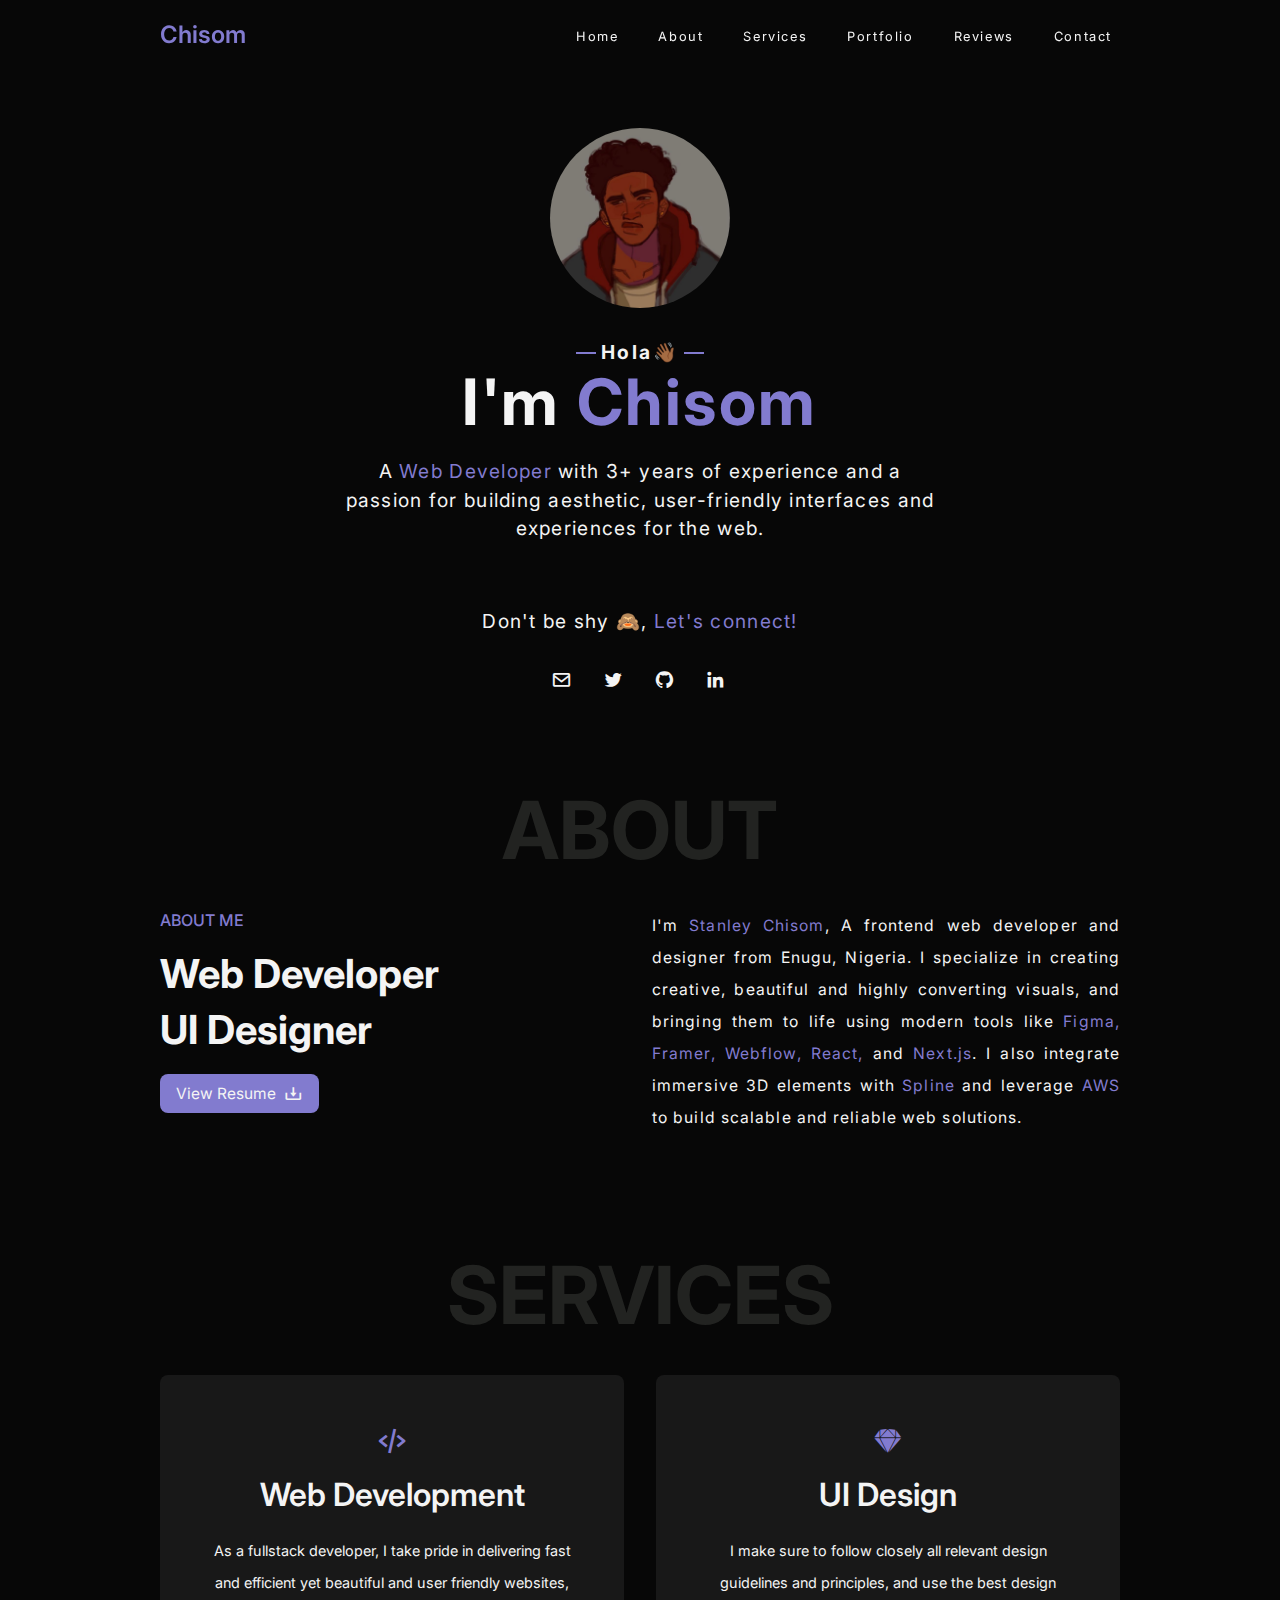
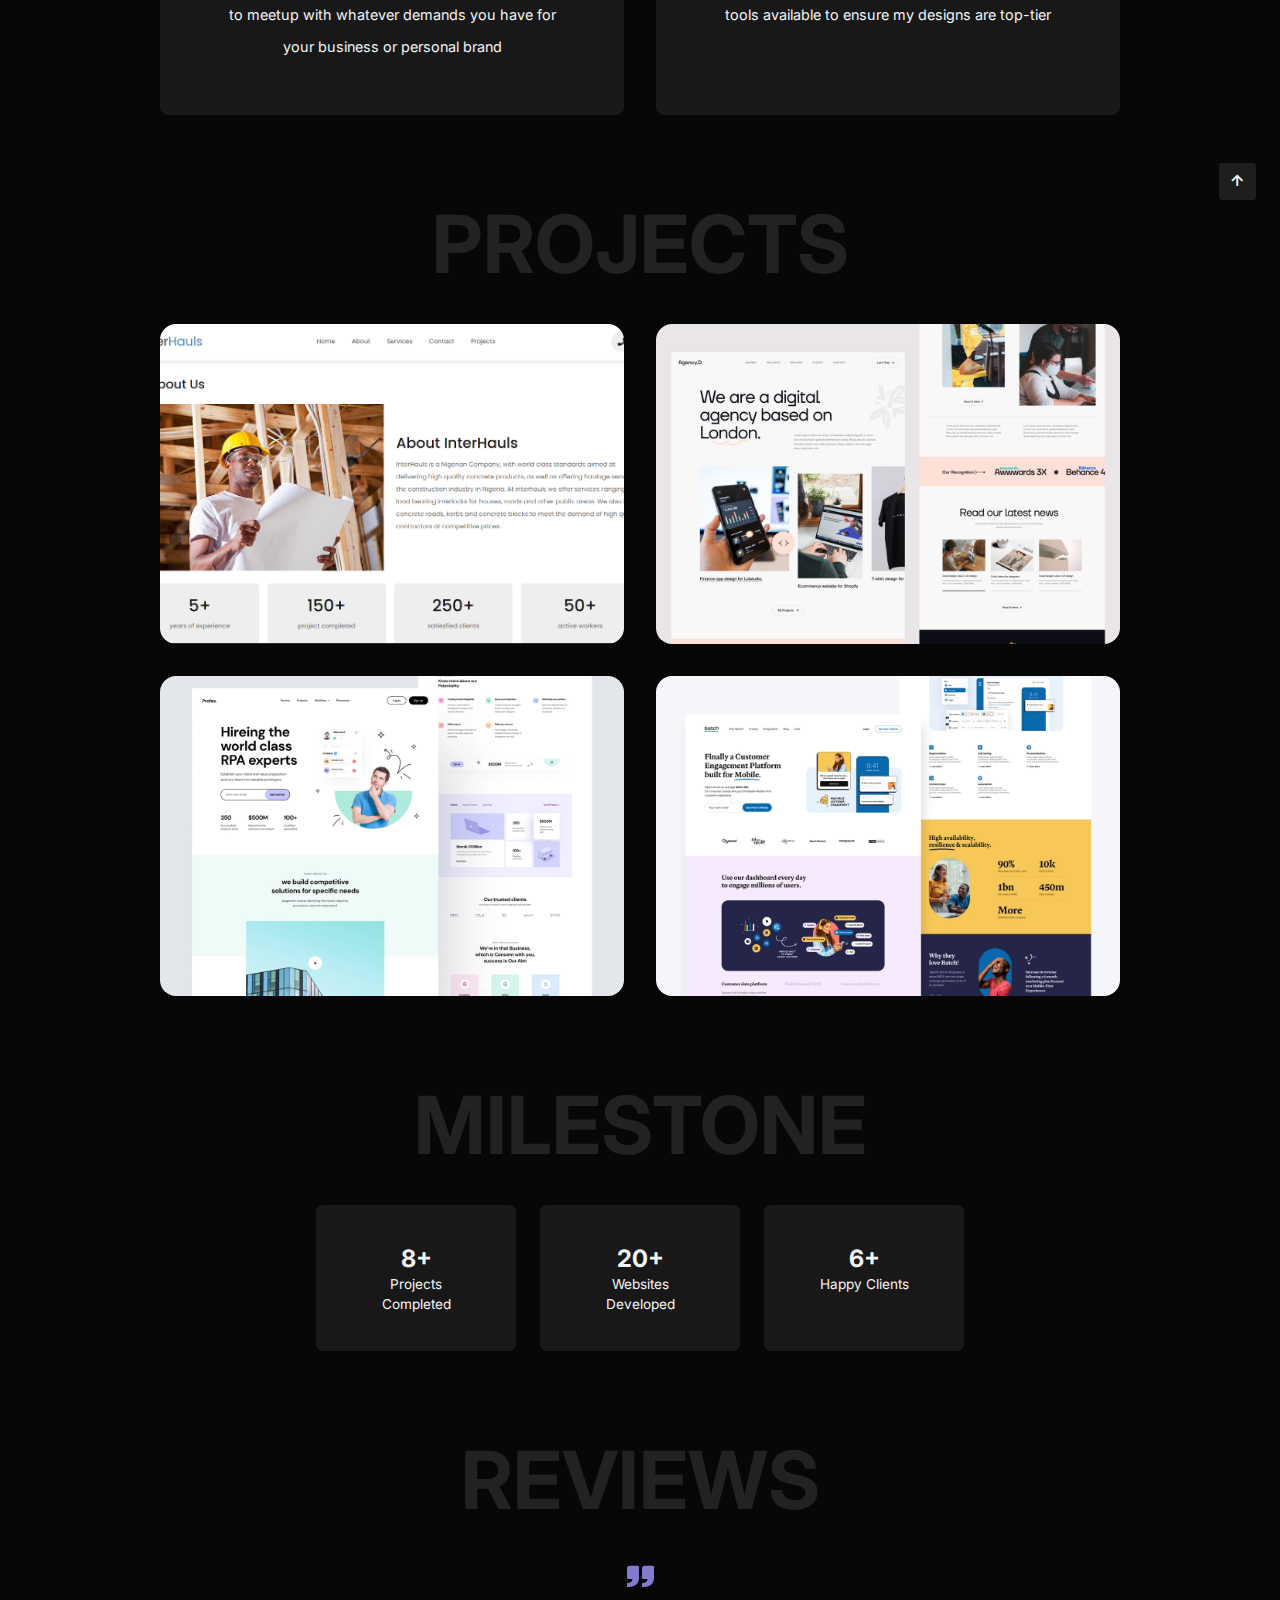
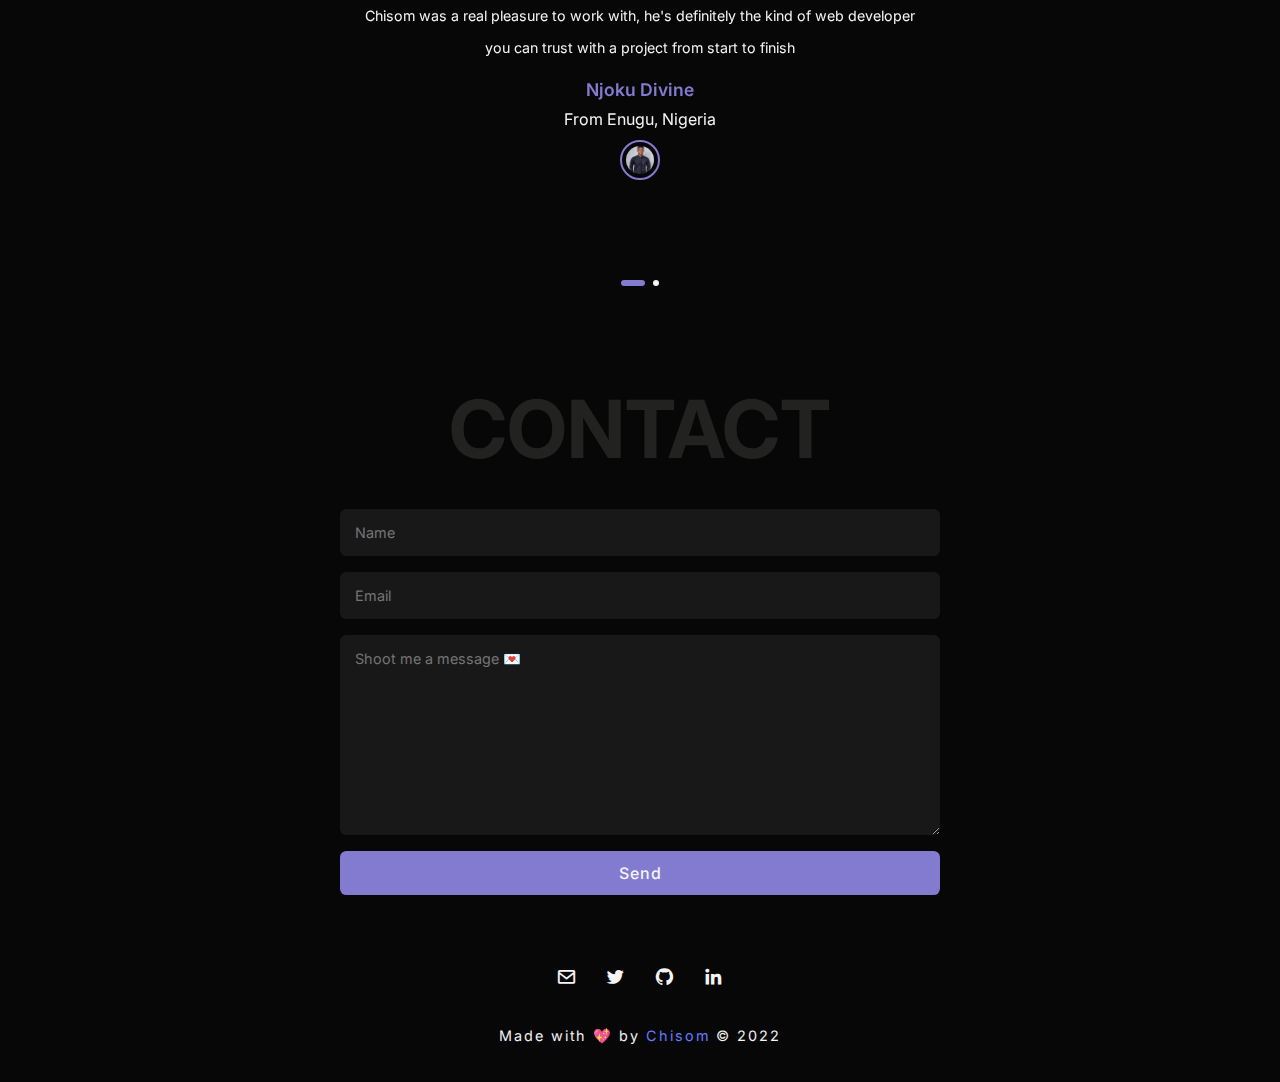
<file: index.html>
<!DOCTYPE html>
<html lang="en">
  <head>
    <meta charset="UTF-8" />
    <meta http-equiv="X-UA-Compatible" content="IE=edge" />
    <meta name="viewport" content="width=device-width, initial-scale=1.0" />
    <title>Chisom</title>
    <link
      rel="stylesheet"
      href="https://cdn.jsdelivr.net/npm/swiper@8/swiper-bundle.min.css"
    />
    <link
      href="https://unpkg.com/boxicons@2.1.2/css/boxicons.min.css"
      rel="stylesheet"
    />
    <link rel="stylesheet" href="css/styles.css" />
  </head>

  <body>
    <a href="#home" class="scroll-top"><i class="bx bx-up-arrow-alt"></i> </a>
    <header>
      <div class="nav container">
        <a href="#" class="logo">Chisom</a>

        <ul class="navbar">
          <li><a href="#home" class="nav-link">Home</a></li>
          <li><a href="#about" class="nav-link">About</a></li>
          <li><a href="#services" class="nav-link">Services</a></li>
          <li><a href="#portfolio" class="nav-link">Portfolio</a></li>
          <li><a href="#reviews" class="nav-link">Reviews</a></li>
          <li><a href="#contact" class="nav-link">Contact</a></li>
        </ul>

        <div class="menu-icon">
          <div class="line1"></div>
          <div class="line2"></div>
          <div class="line3"></div>
        </div>
      </div>
    </header>

    <!-----------H O M E------------->

    <section class="home container" id="home">
      <div class="home-content">
        <div class="home-img">
          <img src="img/profile.jpeg" alt="" />
        </div>
        <div class="home-text">
          <h3>Hola👋🏾</h3>
          <h2>I'm <span class="color">Chisom</span></h2>
          <p>
            A
            <span class="color">Web Developer</span>
            with 3+ years of experience and a passion for building aesthetic,
            user-friendly interfaces and experiences for the web.
          </p>
          <br />
          <p class="connect">
            Don't be shy 🙈, <span class="color">Let's connect!</span>
          </p>
          <div class="social">
            <a href="stanley.chisom042@gmail.com"
              ><i class="bx bx-envelope"></i
            ></a>
            <a href="https://twitter.com/trojanncodes"
              ><i class="bx bxl-twitter"></i
            ></a>
            <a href="https://github.com/Stanley-Chisom">
              <i class="bx bxl-github"></i
            ></a>
            <a href="#"> <i class="bx bxl-linkedin"></i></a>
          </div>
        </div>
      </div>
    </section>

    <!-----------A B O U T------------->

    <section class="about container" id="about">
      <h2 class="heading">About</h2>
      <div class="about-content">
        <div class="about-data">
          <span>About Me</span>
          <h2>
            Web Developer <br />
            UI Designer<br />
          </h2>
          <a href="Resume/index.html" class="btn"
            >View Resume
            <i class="bx bx-download"></i>
          </a>
        </div>
        <div class="about-text">
          <p>
            I'm <span class="about-color">Stanley Chisom</span>, A frontend web
            developer and designer from Enugu, Nigeria. I specialize in creating
            creative, beautiful and highly converting visuals, and bringing them
            to life using modern tools like
            <span class="about-color"> Figma, Framer, Webflow, React,</span> and
            <span class="about-color">Next.js</span>. I also integrate immersive
            3D elements with <span class="about-color">Spline</span> and
            leverage <span class="about-color">AWS</span> to build scalable and
            reliable web solutions.
          </p>
          <br />
        </div>
      </div>
    </section>

    <!-----------S E R V I C E S------------->

    <section class="services container" id="services">
      <h2 class="heading">Services</h2>

      <div class="services-content">
        <div class="services-box">
          <i class="bx bx-code-alt"></i>
          <h2>Web Development</h2>
          <p>
            As a fullstack developer, I take pride in delivering fast and
            efficient yet beautiful and user friendly websites, to meetup with
            whatever demands you have for your business or personal brand
          </p>
        </div>

        <div class="services-box">
          <i class="bx bxl-sketch"></i>
          <h2>UI Design</h2>
          <p>
            I make sure to follow closely all relevant design guidelines and
            principles, and use the best design tools available to ensure my
            designs are top-tier
          </p>
        </div>
      </div>
    </section>

    <!-----------P O R T F O L I O------------->

    <section class="portfolio container" id="portfolio">
      <h2 class="heading">Projects</h2>

      <div class="portfolio-content">
        <div class="portfolio-box">
          <img src="img/portfolio-1.png" class="portfolio-img" />
          <div class="portfolio-overlay">
            <h2>Web Development</h2>
            <a href="https://www.interhauls.com/"
              ><i class="bx bx-link-alt"></i
            ></a>
          </div>
        </div>

        <div class="portfolio-box">
          <img src="img/portfolio-2.webp" class="portfolio-img" />
          <div class="portfolio-overlay">
            <h2>UI Design</h2>
            <a href="#"><i class="bx bx-link-alt"></i></a>
          </div>
        </div>

        <div class="portfolio-box">
          <img src="img/portfolio-3.webp" class="portfolio-img" />
          <div class="portfolio-overlay">
            <h2>Web Development</h2>
            <a href="#"><i class="bx bx-link-alt"></i></a>
          </div>
        </div>

        <div class="portfolio-box">
          <img src="img/portfolio-5.webp" class="portfolio-img" />
          <div class="portfolio-overlay">
            <h2>Web Development</h2>
            <a href="#"><i class="bx bx-link-alt"></i></a>
          </div>
        </div>
      </div>
    </section>

    <!-----------P R O J E C T S------------->

    <section class="projects container" id="projects">
      <h2 class="heading">Milestone</h2>
      <div class="projects-content">
        <div class="project-box">
          <h2>8+</h2>
          <span>Projects Completed</span>
        </div>

        <div class="project-box">
          <h2>20+</h2>
          <span>Websites Developed</span>
        </div>

        <div class="project-box">
          <h2>6+</h2>
          <span>Happy Clients</span>
        </div>
      </div>
    </section>

    <!-----------R E V I E W------------->

    <section class="container reviews" id="reviews">
      <h2 class="heading">Reviews</h2>

      <div class="reviews-content swiper">
        <div class="swiper-wrapper">
          <div class="swiper-slide">
            <div class="review-box">
              <i class="bx bxs-quote-right"></i>
              <p class="review-text">
                Chisom was a real pleasure to work with, he's definitely the
                kind of web developer you can trust with a project from start to
                finish
              </p>
              <div class="review-profile">
                <h2>Njoku Divine</h2>
                <span>From Enugu, Nigeria</span>
                <img src="img/divine.jpg" alt="" />
              </div>
            </div>
          </div>

          <div class="swiper-slide">
            <div class="review-box">
              <i class="bx bxs-quote-right"></i>
              <p class="review-text">
                Chisom is one of the few developers i have had the pleasure of
                meeting/working with, with his deep understanding of programming
                he is able to develop beautiful and powerful web solutions. He
                would definitely be an invaluable asset to any company that
                hires him.
              </p>
              <div class="review-profile">
                <h2>Kalanne Sharon</h2>
                <span>From Enugu, Nigeria</span>
                <img src="img/sharon.jpg" alt="" />
              </div>
            </div>
          </div>
        </div>
        <div class="swiper-pagination"></div>
      </div>
    </section>

    <section class="contact container" id="contact">
      <h2 class="heading">Contact</h2>
      <form action="" class="contact-form" id="contact-form">
        <input
          type="text"
          placeholder="Name"
          class="name"
          required
          autocomplete="off"
        />
        <input
          type="email"
          name=""
          placeholder="Email"
          class="email"
          required
          autocomplete="off"
        />
        <textarea
          name=""
          id="message"
          cols="30"
          rows="10"
          placeholder="Shoot me a message 💌"
          class="message"
          required
        ></textarea>
        <input type="submit" value="Send" class="send-btn" />
      </form>
    </section>

    <footer class="footer container" id="footer">
      <div class="social">
        <a href="stanley.chisom042@gmail.com"><i class="bx bx-envelope"></i></a>
        <a href="#"><i class="bx bxl-twitter"></i></a>
        <a href="#"> <i class="bx bxl-github"></i></a>
        <a href="#"> <i class="bx bxl-linkedin"></i></a>
      </div>
      <p>
        Made with 💖 by <span style="color: #647bff">Chisom</span> &#169; 2022
      </p>
    </footer>
    <script src="https://cdn.jsdelivr.net/npm/swiper@8/swiper-bundle.min.js"></script>
    <script src="js/script.js"></script>
  </body>
</html>
</file>
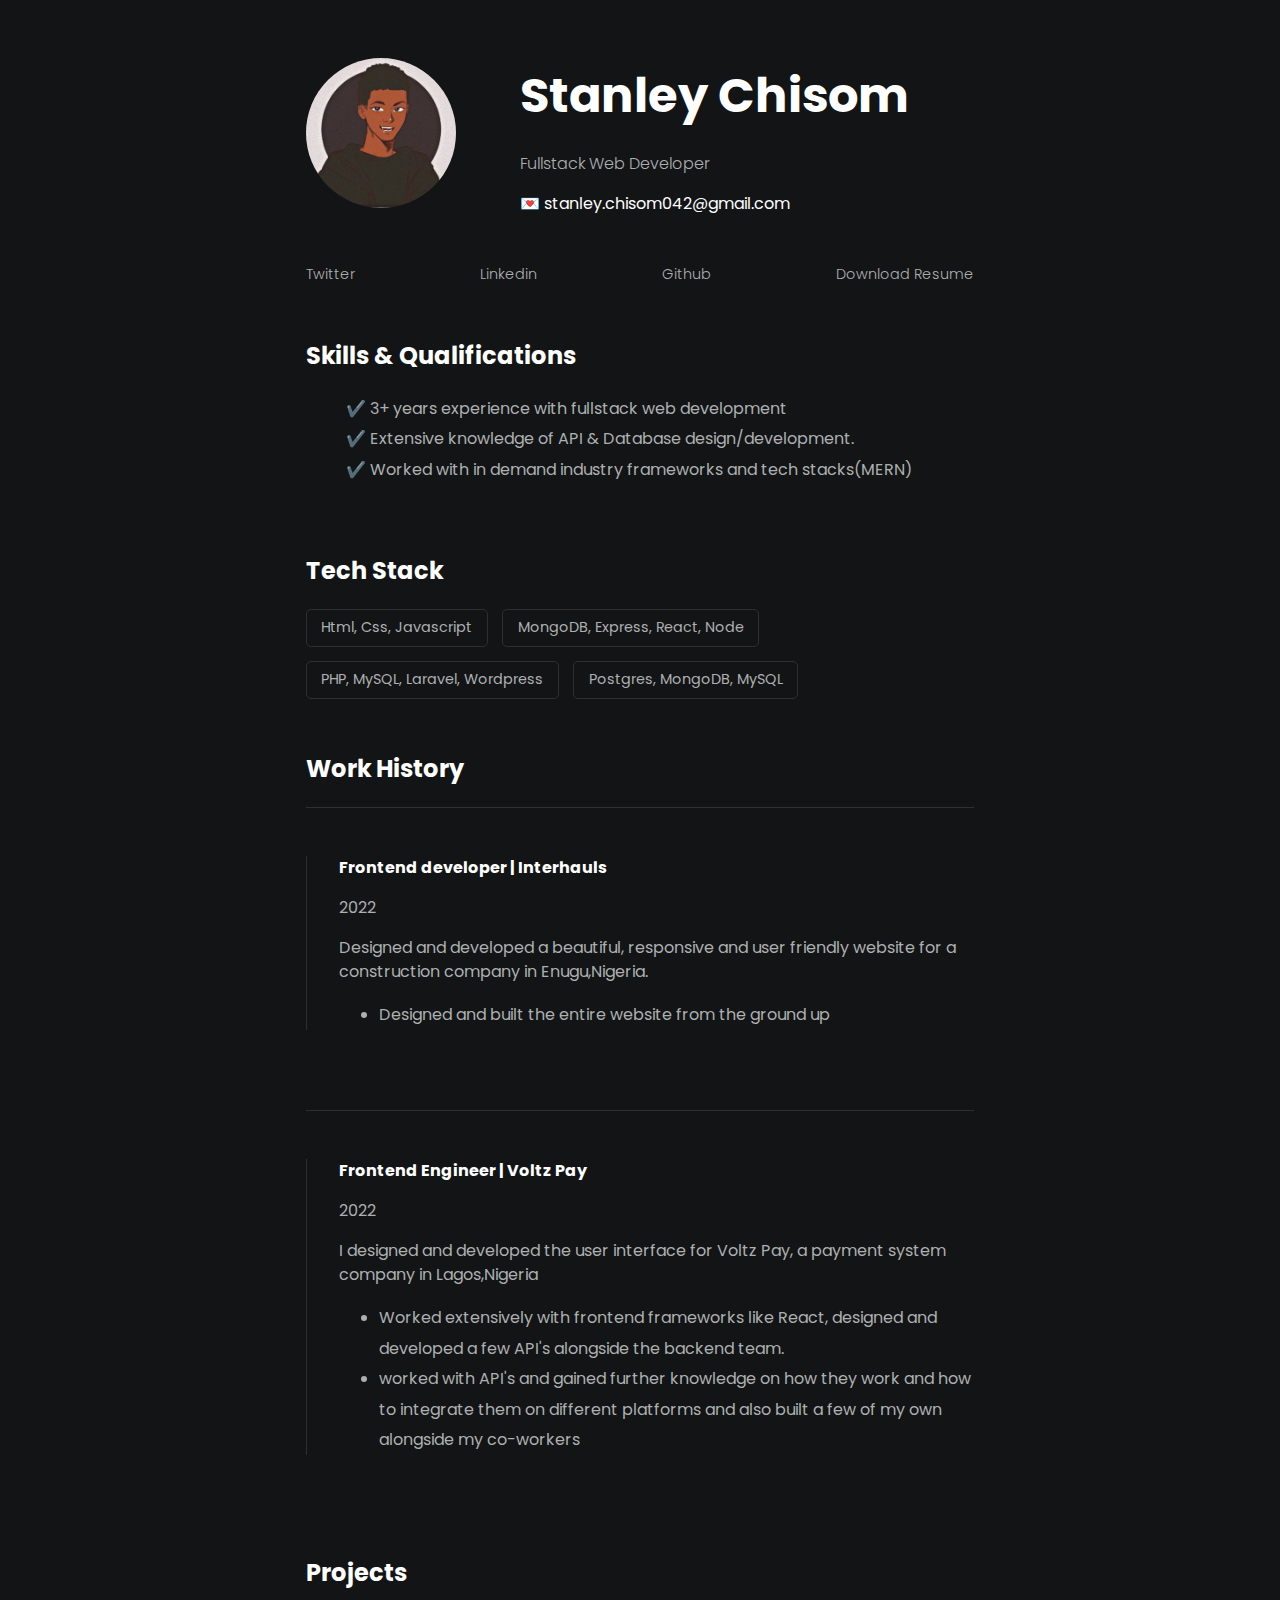
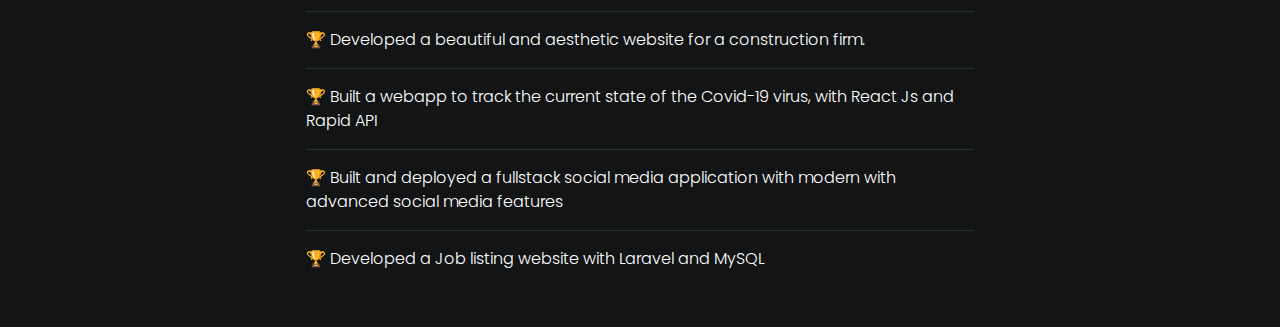
<file: Resume/index.html>
<!DOCTYPE html>
<html>
  <head>
    <meta charset="utf-8" />
    <meta http-equiv="X-UA-Compatible" content="IE=edge" />
    <title>Stanley Chisom</title>
    <meta name="description" content="" />
    <meta name="viewport" content="width=device-width, initial-scale=1" />
    <link rel="stylesheet" href="./styles/main.css" />
  </head>
  <body>
    <div id="container--main">
      <section id="wrapper--hero" class="section--page">
        <a href="../index.html">
          <img id="profile-pic" src="./assets/images/profile.jpg"
        /></a>
        <div>
          <a href="../index.html"><h1 id="user-name">Stanley Chisom</h1></a>
          <p id="bio">Fullstack Web Developer</p>
          <p id="email">💌 stanley.chisom042@gmail.com</p>
        </div>
      </section>

      <section class="section--page">
        <div id="socials--list">
          <a href="https://twitter.com/trojan_codes" target="_blank">Twitter</a>
          <a href="#" target="_blank">Linkedin</a>
          <a href="https://github.com/Stanley-Chisom" target="_blank">Github</a>
          <a href="#" target="_blank">Download Resume</a>
        </div>
      </section>

      <section class="section--page">
        <h2>Skills & Qualifications</h2>
        <ul id="qualifications--list">
          <li>✔️ 3+ years experience with fullstack web development</li>
          <li>✔️ Extensive knowledge of API & Database design/development.</li>
          <li>
            ✔️ Worked with in demand industry frameworks and tech stacks(MERN)
          </li>
        </ul>
      </section>

      <section class="section--page">
        <h2>Tech Stack</h2>

        <div id="wrapper--techstack__items">
          <div class="card--techstack">
            <span>Html, Css, Javascript</span>
          </div>
          <div class="card--techstack">
            <span>MongoDB, Express, React, Node</span>
          </div>
          <div class="card--techstack">
            <span>PHP, MySQL, Laravel, Wordpress</span>
          </div>
          <div class="card--techstack">
            <span>Postgres, MongoDB, MySQL</span>
          </div>
        </div>
      </section>

      <section id="work-history-wrapper" class="section--page">
        <h2>Work History</h2>

        <div class="line-break"></div>

        <div class="card--work-history">
          <strong>Frontend developer | Interhauls</strong>
          <p>2022</p>
          <p>
            Designed and developed a beautiful, responsive and user friendly
            website for a construction company in Enugu,Nigeria.
          </p>
          <ul>
            <li>Designed and built the entire website from the ground up</li>
          </ul>
        </div>
      </section>

      <section id="work-history-wrapper" class="section--page">
        <div class="line-break"></div>

        <div class="card--work-history">
          <strong>Frontend Engineer | Voltz Pay</strong>
          <p>2022</p>
          <p>
            I designed and developed the user interface for Voltz Pay, a payment
            system company in Lagos,Nigeria
          </p>
          <ul>
            <li>
              Worked extensively with frontend frameworks like React, designed
              and developed a few API's alongside the backend team.
            </li>
            <li>
              worked with API's and gained further knowledge on how they work
              and how to integrate them on different platforms and also built a
              few of my own alongside my co-workers
            </li>
          </ul>
        </div>
      </section>

      <section class="section--page">
        <h2>Projects</h2>

        <div class="card--project">
          <a href="#"
            ><span>🏆 </span>Developed a beautiful and aesthetic website for a
            construction firm.</a
          >
        </div>

        <div class="card--project">
          <a href="project1.html"
            ><span>🏆 </span>Built a webapp to track the current state of the
            Covid-19 virus, with React Js and Rapid API</a
          >
        </div>

        <div class="card--project">
          <a href="project1.html"
            ><span>🏆 </span>Built and deployed a fullstack social media
            application with modern with advanced social media features</a
          >
        </div>

        <div class="card--project">
          <a href="project1.html"
            ><span>🏆 </span>Developed a Job listing website with Laravel and
            MySQL</a
          >
        </div>
      </section>
    </div>
  </body>
</html>
</file>
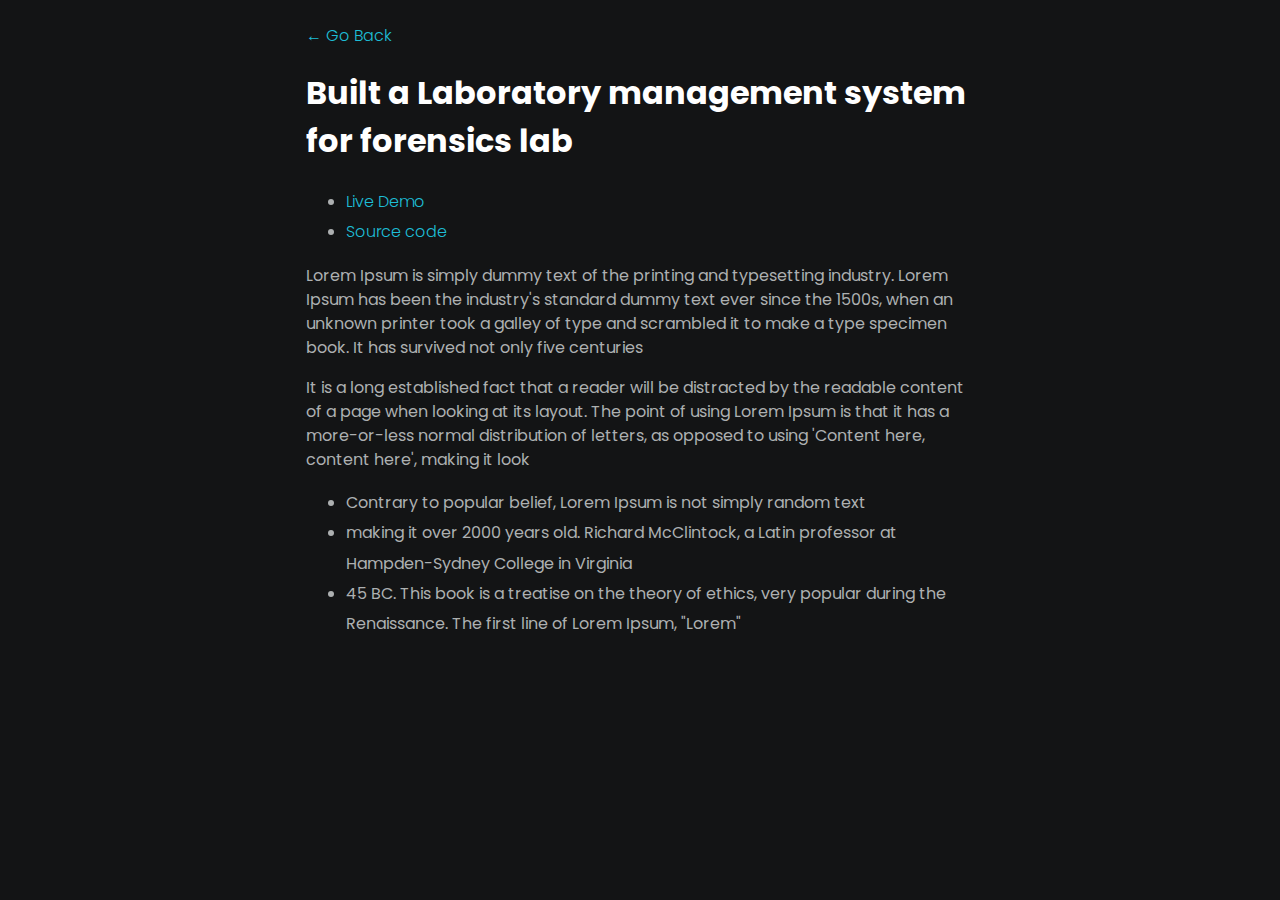
<file: Resume/Interhauls.html>
<!DOCTYPE html>
<html>
    <head>
        <meta charset="utf-8">
        <meta http-equiv="X-UA-Compatible" content="IE=edge">
        <title>Dennis Ivy</title>
        <meta name="description" content="">
        <meta name="viewport" content="width=device-width, initial-scale=1">
        <link rel="stylesheet" href="./styles/main.css">
    </head>
    <body>
        <div id="container--main">
            <a href="index.html">&#x2190; Go Back</a>
            <h1>Built a Laboratory management system for forensics lab</h1>

            <ul>
                <li><a href="#">Live Demo</a></li>
                <li><a href="#">Source code</a></li>
            </ul>
            <p>Lorem Ipsum is simply dummy text of the printing and typesetting industry. Lorem Ipsum has been the industry's standard dummy text ever since the 1500s, when an unknown printer took a galley of type and scrambled it to make a type specimen book. It has survived not only five centuries</p>
            
            <p>It is a long established fact that a reader will be distracted by the readable content of a page when looking at its layout. The point of using Lorem Ipsum is that it has a more-or-less normal distribution of letters, as opposed to using 'Content here, content here', making it look</p>

            <ul>
                <li>Contrary to popular belief, Lorem Ipsum is not simply random text</li>
                <li>making it over 2000 years old. Richard McClintock, a Latin professor at Hampden-Sydney College in Virginia</li>
                <li>45 BC. This book is a treatise on the theory of ethics, very popular during the Renaissance. The first line of Lorem Ipsum, "Lorem"</li>
            </ul>
        </div>
    </body>
</html>
</file>
<file: css/styles.css>
@import url("https://fonts.googleapis.com/css2?family=Inter:ital,opsz,wght@0,14..32,100..900;1,14..32,100..900&display=swap");
* {
  font-family: "Inter", serif;
  margin: 0;
  padding: 0;
  box-sizing: border-box;
  scroll-behavior: smooth;
  scroll-padding-top: 2rem;
}

:root {
  --main-color: #827bcf;
  --body-color: #070707;
  --container-color: #171b3c;
  --headings-color: #222321;
  --box-color: #1e1e1e;
  --bg-color: #f4f4f4;
}

body {
  color: var(--bg-color);
  background: var(--body-color);
}

html::-webkit-scrollbar {
  width: 0.5rem;
  background: var(--headings-color);
}

html::-webkit-scrollbar-thumb {
  background: transparent;
}

img {
  width: 100%;
}

section {
  padding: 3rem 0 2rem;
}

a {
  text-decoration: none;
}

li {
  list-style: none;
}

.container {
  max-width: 960px;
  margin: auto;
  width: 100%;
}

header {
  position: fixed;
  top: 0;
  left: 0;
  width: 100%;
  z-index: 100;
}

.header-active {
  background: var(--body-color);
  transition: 0.4s;
}

.nav {
  display: flex;
  align-items: center;
  justify-content: space-between;
  padding: 20px 0;
}

.logo {
  font-size: 1.5rem;
  font-weight: 600;
  color: var(--main-color);
}

.navbar {
  display: flex;
  align-items: center;
  column-gap: 1.5rem;
}

.nav-link {
  font-size: 0.8rem;
  padding: 4px 8px;
  border-radius: 0.2rem;
  color: var(--bg-color);
  letter-spacing: 0.1rem;
}

.nav-link:hover {
  color: #5f58ae;
  background: #131b23;
  transition: 0.3s all linear;
}

.menu-icon {
  display: none;
  flex-direction: column;
  align-items: center;
  justify-content: center;
  row-gap: 5px;
  cursor: pointer;
  z-index: 200;
  transition: 0.3s;
}

.menu-icon div {
  display: block;
  background: var(--bg-color);
  height: 2px;
  width: 24px;
  transition: 0.3s;
}

.move .line1 {
  transform: rotate(-45deg) translate(-5px, 5px);
}

.move .line2 {
  opacity: 0;
}

.move .line3 {
  transform: rotate(45deg) translate(-5px, -5px);
}

.home {
  min-height: 600px;
  margin-top: 5rem;
  display: flex;
  align-items: center;
  justify-content: center;
}

.home-content {
  position: relative;
  max-width: 600px;
  width: 100%;
  margin: auto;
  display: flex;
  flex-direction: column;
  align-items: center;
  justify-content: center;
  text-align: center;
}

.home-img {
  width: 180px;
  height: 180px;
  border-radius: 50%;
  background: #98a7fc;
  overflow: hidden;
  margin-bottom: 2rem;
}

.home-img {
  width: 180px;
  height: 180px;
  object-fit: cover;
  object-position: center;
}

.home-text {
  display: flex;
  flex-direction: column;
  align-items: center;
  justify-content: center;
  text-align: center;
  letter-spacing: 0.15rem;
  line-height: 1.5rem;
}

.home-text h3 {
  position: relative;
  display: flex;
  align-items: center;
  column-gap: 0.5rem;
  font-size: 1.2rem;
}

.home-text h3::before {
  content: "";
  position: absolute;
  top: 50%;
  transform: translate(-50%);
  left: -15px;
  width: 20px;
  height: 2px;
  background: var(--main-color);
}

.home-text h3::after {
  content: "";
  position: absolute;
  top: 50%;
  transform: translate(-50%);
  right: -35px;
  width: 20px;
  height: 2px;
  background: var(--main-color);
}

.home-text h2 {
  font-size: 4rem;
  line-height: 4.8rem;
}

.home-text p {
  font-size: 1.2rem;
  margin-top: 1rem;
  margin-bottom: 1.5rem;
  line-height: 1.5;
  letter-spacing: 0.08rem;
}

.home-text .color {
  color: var(--main-color);
}

.social {
  display: flex;
  align-items: center;
  justify-content: center;
  column-gap: 0.5rem;
}

.social .bx {
  font-size: 1.3rem;
  padding: 10px;
  border-radius: 50%;
  color: var(--bg-color);
}

.social .bx:hover {
  background: var(--main-color);
  transition: 0.3s all linear;
}

.heading {
  font-size: 5rem;
  text-transform: uppercase;
  color: var(--headings-color);
  text-align: center;
  margin-bottom: 2rem;
}

.about-content {
  display: grid;
  grid-template-columns: repeat(2, 1fr);
  gap: 1.5rem;
}

.about-color {
  color: var(--main-color);
}

.about-data span {
  font-size: 1rem;
  font-weight: 500;
  text-transform: uppercase;
  color: var(--main-color);
}

.about-data h2 {
  font-size: 2.5rem;
  line-height: 3.5rem;
  font-weight: 700;
  margin: 1rem 0;
}

.btn {
  font-size: 0.97rem;
  display: inline-flex;
  align-items: center;
  column-gap: 0.5rem;
  color: var(--bg-color);
  background: var(--main-color);
  padding: 10px 16px;
  border-radius: 0.5rem;
}

.btn .bx {
  font-size: 1.2rem;
}

.btn:hover {
  background: #5f58ae;
  transition: 0.5s;
}

.about-text {
  font-size: 0.98rem;
  line-height: 2rem;
  text-align: justify;
  letter-spacing: 1.1px;
}

.services-content {
  display: grid;
  grid-template-columns: repeat(2, 1fr);
  gap: 2rem;
}

.services-box {
  display: flex;
  flex-direction: column;
  align-items: center;
  text-align: center;
  padding: 2.5rem;
  background: #181818;
  border-radius: 0.5rem;
  transition: 0.8s all cubic-bezier(0.75, 0.82, 0.165, 1);
}

.services-box:hover {
  cursor: pointer;
  transform: scale(1.05);
  transition: 0.5s all cubic-bezier(0.75, 0.82, 0.165, 1);
}

.services-box .bx {
  font-size: 2rem;
  color: var(--main-color);
  padding: 10px;
  border-radius: 5rem;
}

.services-box h2 {
  font-size: 2rem;
  font-weight: 600;
  margin: 0.5rem 0;
  color: var(--bg-color);
}

.services-box p {
  font-size: 0.9rem;
  padding: 1vw;
  line-height: 2rem;
  color: var(--bg-color);
}

.portfolio-content {
  display: grid;
  grid-template-columns: repeat(2, 1fr);
  gap: 2rem;
}

.portfolio-box {
  position: relative;
  width: 100%;
  height: 320px;
  border-radius: 1rem;
  overflow: hidden;
}

.portfolio-img {
  width: 100%;
  height: 100%;
  object-fit: cover;
  object-position: center;
}

.portfolio-overlay {
  position: absolute;
  top: -100%;
  left: 0;
  width: 100%;
  height: 100%;
  display: flex;
  flex-direction: column;
  align-items: center;
  justify-content: center;
  background: hsl(234, 45%, 16%, 0.7);
}

.portfolio-overlay h2 {
  font-size: 1.6rem;
  font-weight: 600;
  margin-bottom: 10px;
}

.portfolio-overlay .bx {
  font-size: 24px;
  padding: 10px;
  background: var(--main-color);
  color: var(--bg-color);
  border-radius: 4px;
}

.portfolio-overlay .bx:hover {
  background: #546eff;
  transition: 0.3s all linear;
}

.portfolio-box:hover .portfolio-overlay {
  top: 0;
  transition: 0.5s all ease 0s;
}

.projects-content {
  display: grid;
  grid-template-columns: repeat(3, 200px);
  justify-content: center;
  gap: 1.5rem;
}

.project-box {
  padding: 3vw;
  background: #181818;
  border-radius: 0.4rem;
  text-align: center;
}

.project-box:hover {
  cursor: pointer;
  transform: scale(1.05);
  transition: 0.5s all cubic-bezier(0.75, 0.82, 0.165, 1);
}

.project-box h2 {
  font-size: 1.5rem;
}

.project-box span {
  font-size: 0.85rem;
}

.reviews {
  max-width: 750px;
  margin: auto;
  width: 100%;
}

.review-box {
  max-width: 550px;
  margin: auto;
  width: 100%;
  display: flex;
  flex-direction: column;
  align-items: center;
  text-align: center;
  margin-bottom: 3.5rem !important;
}

.review-box .bx {
  font-size: 2rem;
  color: var(--main-color);
  margin-bottom: 0.5rem;
}

.review-box .review-text {
  font-size: 0.89rem;
  line-height: 2rem;
  margin-bottom: 1rem;
}

.review-profile {
  display: flex;
  flex-direction: column;
  align-items: center;
}

.review-profile h2 {
  font-size: 1.1rem;
  line-height: 1.3rem;
  color: var(--main-color);
  font-weight: 600;
}

.review-profile span {
  font-size: 0.84;
  margin: 0.5rem 0 0.7rem;
}

.review-box img {
  width: 40px;
  height: 40px;
  border-radius: 50%;
  padding: 4px;
  border: 2px solid var(--main-color);
  display: flex;
  align-items: center;
  justify-content: center;
  object-fit: cover;
  object-position: center;
}

.swiper-pagination-bullet {
  width: 6px !important;
  height: 6px !important;
  border-radius: 0.2rem !important;
  background: var(--bg-color);
  opacity: 1 !important;
}

.swiper-pagination-bullet-active {
  width: 1.5rem !important;
  background: var(--main-color) !important;
}

.contact-form {
  max-width: 600px;
  margin: auto;
  width: 100%;
  display: grid;
  row-gap: 1rem;
}

.contact-form input,
.contact-form textarea {
  border: none;
  outline: none;
  font-size: 0.9rem;
  padding: 15px;
  color: var(--bg-color);
  background: #181818;
  border-radius: 0.4rem;
}

.contact-form .send-btn {
  font-size: 1rem;
  letter-spacing: 1px;
  font-weight: 500;
  padding: 12px;
  background: var(--main-color);
  cursor: pointer;
}

.contact-form .send-btn:hover {
  background: #5f58ae;
  transition: 0.3s all linear;
}

.footer {
  display: flex;
  align-items: center;
  flex-direction: column;
  row-gap: 1.4rem;
  padding: 30px 0;
}

.footer p {
  font-size: 0.9rem;
  letter-spacing: 0.12rem;
  line-height: 2rem;
}

.footer-links {
  display: flex;
  align-items: center;
  column-gap: 1rem;
}

.scroll-top {
  position: fixed;
  bottom: -100%;
  right: 1.5rem;
}

.scroll-top .bx {
  padding: 8px;
  font-size: 1.3rem;
  color: var(--bg-color);
  background: var(--box-color);
  border-radius: 0.2rem;
}

.scroll-active {
  bottom: 2rem;
  transition: 0.5s;
}

/* @media (max-width:1100px) {
    .container {
        margin: 0 auto;
        width: 80%;
    }
} */

@media (max-width: 990px) {
  .container {
    margin: 0 auto;
    width: 90%;
  }
}

@media (max-width: 892px) {
  section {
    padding: 2rem 0;
  }

  .nav {
    padding: 12px 0;
  }

  .heading {
    font-size: 4rem;
  }

  .portfolio-box {
    height: 257px;
  }
}

@media (max-width: 775px) {
  .nav {
    padding: 10px 0;
  }

  .logo {
    font-size: 1.1rem;
  }

  .home {
    min-height: 500px;
    padding-top: 6rem;
  }

  .home-text h3 {
    font-size: 1rem;
  }

  .home-text h2 {
    font-size: 3rem;
    line-height: 3.8rem;
  }

  .home-text p {
    font-size: 0.825rem;
  }

  .services-box {
    padding: 0.5rem;
  }

  .portfolio-box {
    height: 245px;
  }

  .menu-icon {
    display: flex;
  }

  .navbar {
    position: absolute;
    top: 0;
    right: -100%;
    width: 300px;
    height: 100vh;
    background: var(--box-color);
    display: flex;
    flex-direction: column;
    align-items: center;
    padding: 50px 20px;
    transition: 1s all cubic-bezier(0.075, 0.82, 0.165, 1);
  }

  .open-menu {
    right: 0;
    transition: 1s all cubic-bezier(0.075, 0.82, 0.165, 1);
  }

  .nav-link {
    display: block;
    margin: 1rem 0;
  }
}

@media (max-width: 635px) {
  .about-content {
    grid-template-columns: 1fr;
  }

  .about-data span {
    font-size: 0.9rem;
  }

  .about-data h2 {
    font-size: 2rem;
    line-height: 2.3rem;
    font-weight: 600;
    margin: 0.8rem 0;
  }

  .services-content {
    display: flex;
    flex-direction: column;
    padding: 4vw;
  }

  .portfolio-content {
    display: flex;
    flex-direction: column;
    padding: 4vw;
  }

  .projects-content {
    grid-template-columns: repeat(3, 2fr);
  }
}

@media (max-width: 450px) {
  .home {
    min-height: 485px;
    padding-top: 5rem;
  }

  .home-img {
    width: 140px;
    height: 140px;
  }

  .home-img img {
    width: 140px;
    height: 140px;
  }

  .home-text h2 {
    font-size: 2.1rem;
    line-height: 3.2rem;
  }

  .home-text p {
    display: contents;
  }

  .heading {
    font-size: 3rem;
  }

  .about-data h2 {
    font-size: 1.5rem;
    line-height: 2.1rem;
    margin: 0.6rem 0;
  }

  .projects-content {
    display: flex;
    flex-direction: column;
  }
}

@media (max-width: 325px) {
  .navbar {
    width: 100%;
  }
}
</file>
<file: Resume/styles/main.css>
@import url('https://fonts.googleapis.com/css2?family=Poppins:wght@400;500;600;700&display=swap');

:root {
    --mainTextColor-light: #000;
    --secondaryTextColor-light: rgb(51 51 51);
    --mainLinkColor-light: #0da2b8;
    --mainBorderColor-light: rgb(218, 218, 218);
    --mainBgColor-light: rgb(249, 250, 251);

    --mainTextColor-dark: #fff;
    --secondaryTextColor-dark: #adb0b1;
    --mainLinkColor-dark: rgb(30, 190, 214);
    --mainBorderColor-dark: #2b3031;
    --mainBgColor-dark: #131415;

    --mainTextColor: var(--mainTextColor-dark);
    --secondaryTextColor: var(--secondaryTextColor-dark);
    --mainLinkColor: var(--mainLinkColor-dark);
    --mainBorderColor: var(--mainBorderColor-dark);
    --mainBgColor: var(--mainBgColor-dark);

}


* {
    font-family: 'Poppins', sans-serif;
    line-height: 1.5em;
    box-sizing: border-box;
    color: var(--mainTextColor);

}

body {
    background-color: var(--mainBgColor);
}

p,
span,
li {
    color: var(--secondaryTextColor);
    font-size: 1em;
}

a {
    text-decoration: none;
    color: var(--mainLinkColor);
    font-weight: 500;
}

li {
    line-height: 1.9em;
}

#container--main {
    max-width: 700px;
    margin: 0 auto;
    padding: 1em;
}

.section--page {
    padding-top: 1em;
    padding-bottom: 1em;
}

#wrapper--hero {
    display: flex;
    align-items: center;
    gap: 4em;
}

#bio,
a {
    font-weight: 300;
}

#user-name {
    font-size: 48px;
    line-height: 1em;
    cursor: pointer;
}

#profile-pic {
    width: 150px;
    height: 150px;
    object-fit: cover;
    border-radius: 50%;
}

#email {
    color: var(--mainTextColor);
}

#socials--list {
    display: flex;
    justify-content: space-between;
    column-gap: 1em;
    flex-wrap: wrap;
}

#socials--list a {
    font-weight: 300;
    color: var(--secondaryTextColor);
    font-size: 0.9em;
    transition: 0.3s;
}

#socials--list a:hover {
    font-weight: 100;
    color: var(--mainLinkColor);
    font-size: 0.9em;
}

#qualifications--list {
    list-style: none;
}

#wrapper--techstack__items {
    display: flex;
    flex-wrap: wrap;
    gap: 1em;
    font-size: 0.9em;
    cursor: pointer;
}

.card--techstack {
    border: 1px solid var(--mainBorderColor);
    border-radius: 5px;
    padding: 0.5em 1em;
    align-items: center;
}

.card--project {
    padding-top: 1em;
    padding-bottom: 1em;
    border-top: 1px solid var(--mainBorderColor);
}

.card--project a {
    color: var(--mainTextColor);

    transition: 0.3s;
}

.card--project a:hover {
    color: rgb(30, 190, 214);

}

.card--work-history {
    border-left: 1px solid var(--mainBorderColor);
    margin-top: 3em;
    margin-bottom: 3em;
    padding-left: 2em;
}

.line-break {
    background-color: var(--mainBorderColor);
    height: 1px;
}


@media(max-width:600px) {

    .section--page {
        padding-top: 1em;
        padding-bottom: 1em;
    }

    #wrapper--hero {
        display: flex;
        align-items: center;
        gap: 1em;
    }

    #profile-pic {
        width: 200px;
        height: 200px;
    }

    #wrapper--hero {
        flex-direction: column;
    }

    .card--work-history {
        border-left: none;
        padding-left: 0;
    }
}
</file>
